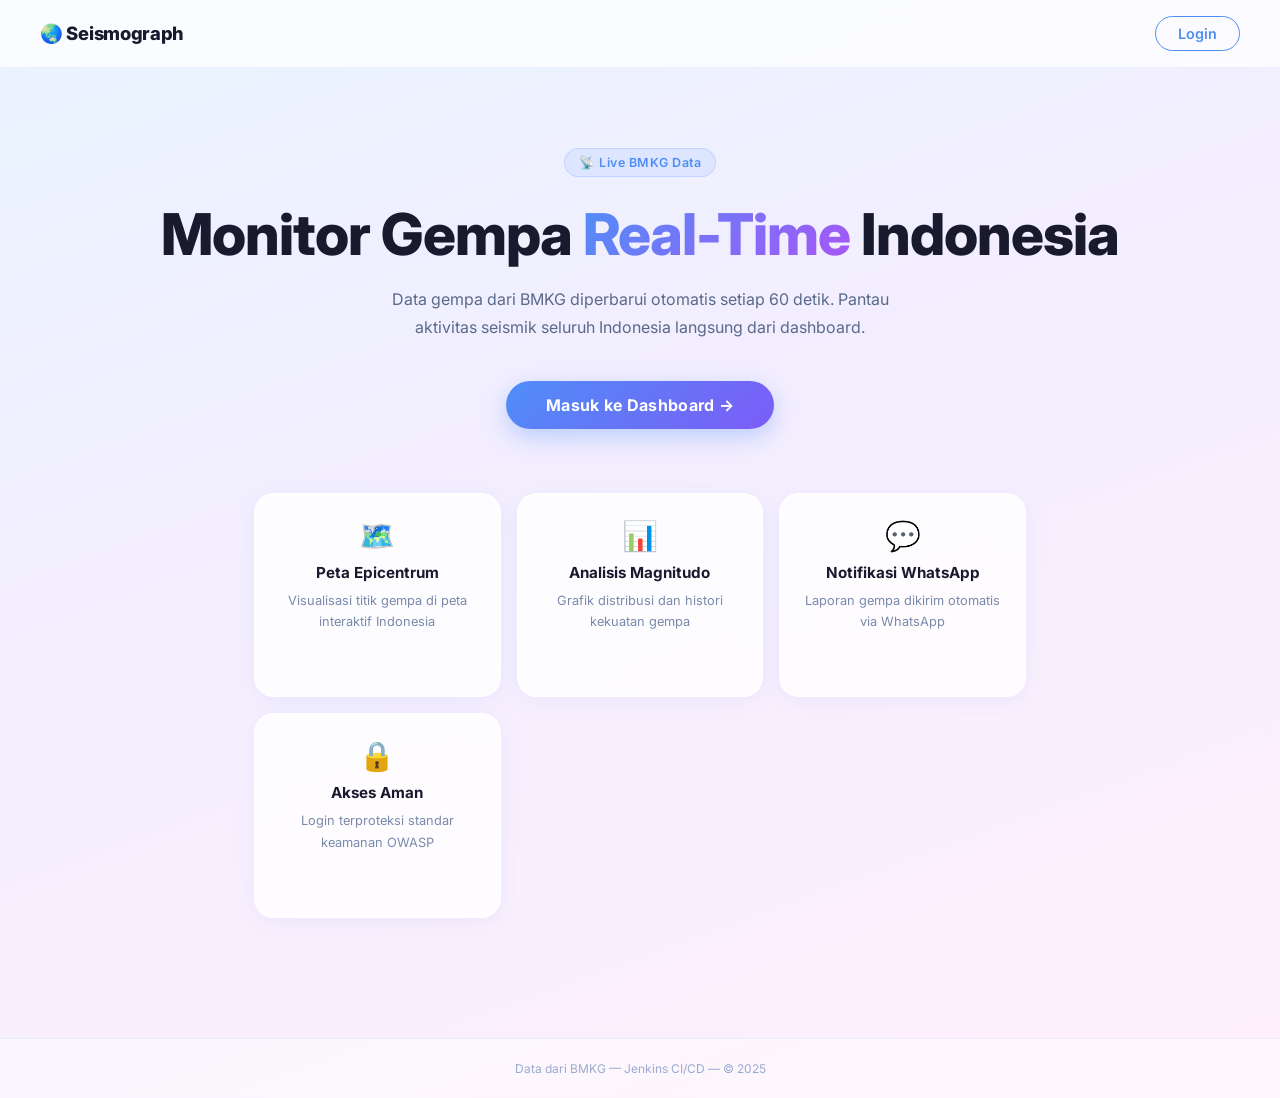
<file: start/index.html>
<!DOCTYPE html>
<html lang="id">
<head>
<meta charset="UTF-8">
<meta name="viewport" content="width=device-width, initial-scale=1.0">
<title>Seismograph — Monitor Gempa Indonesia</title>
<link rel="stylesheet" href="style.css">
</head>
<body>
<nav>
  <div class="nav-brand">🌏 Seismograph</div>
  <a href="/login" class="nav-login">Login</a>
</nav>
<section class="hero">
  <div class="hero-badge">📡 Live BMKG Data</div>
  <h1>Monitor Gempa <span>Real-Time</span> Indonesia</h1>
  <p>Data gempa dari BMKG diperbarui otomatis setiap 60 detik. Pantau aktivitas seismik seluruh Indonesia langsung dari dashboard.</p>
  <a href="/login" class="btn">Masuk ke Dashboard →</a>
  <div class="features">
    <div class="feat">
      <span class="feat-icon">🗺️</span>
      <h3>Peta Epicentrum</h3>
      <p>Visualisasi titik gempa di peta interaktif Indonesia</p>
    </div>
    <div class="feat">
      <span class="feat-icon">📊</span>
      <h3>Analisis Magnitudo</h3>
      <p>Grafik distribusi dan histori kekuatan gempa</p>
    </div>
    <div class="feat">
      <span class="feat-icon">💬</span>
      <h3>Notifikasi WhatsApp</h3>
      <p>Laporan gempa dikirim otomatis via WhatsApp</p>
    </div>
    <div class="feat">
      <span class="feat-icon">🔒</span>
      <h3>Akses Aman</h3>
      <p>Login terproteksi standar keamanan OWASP</p>
    </div>
  </div>
</section>
<footer>Data dari BMKG &mdash; Jenkins CI/CD &mdash; &copy; 2025</footer>
</body>
</html>
</file>
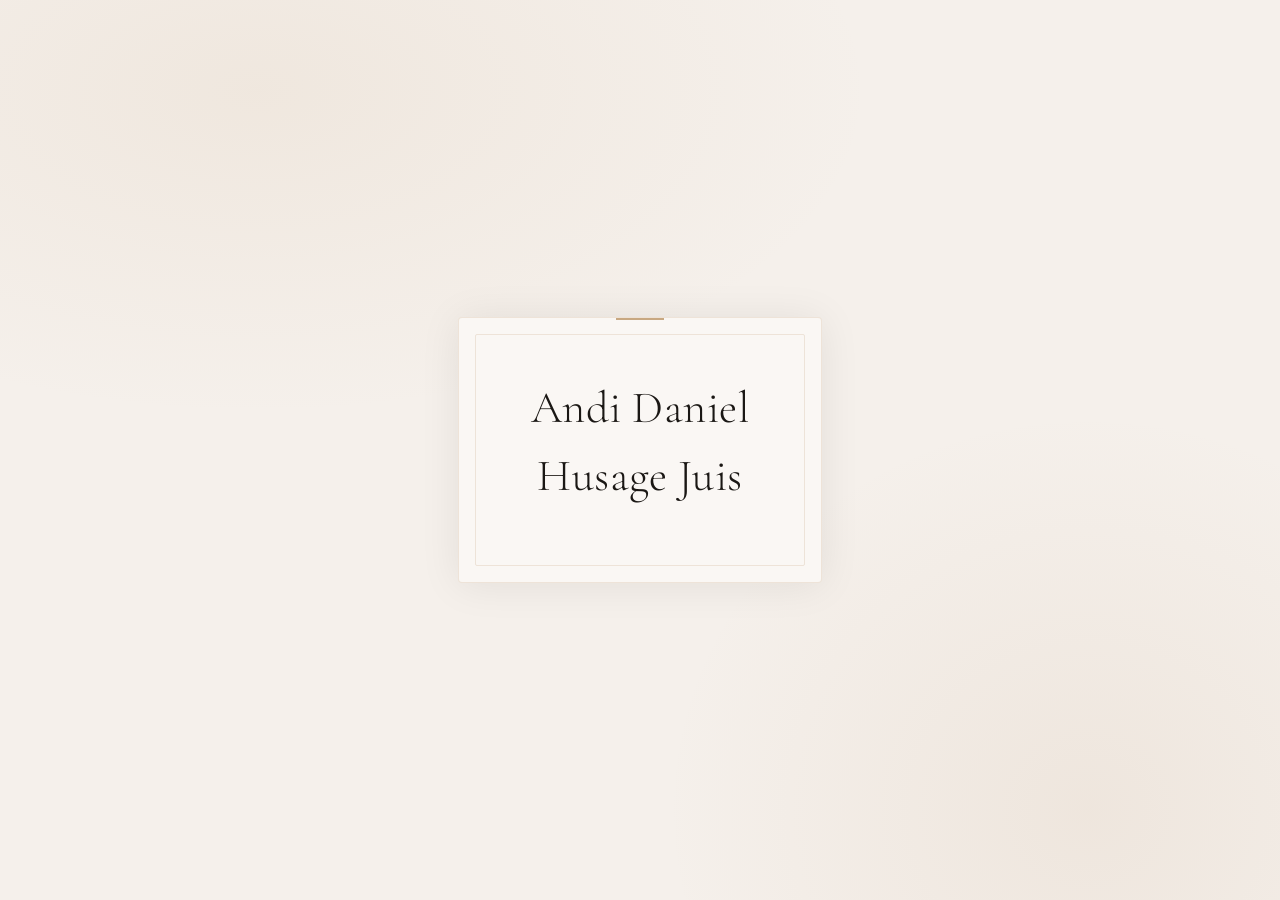
<file: unkpresent/public/index.html>
<!DOCTYPE html>
<html lang="id">
<head>
    <meta charset="UTF-8">
    <meta name="viewport" content="width=device-width, initial-scale=1.0">
    <title>Home</title>

    <!-- Link CSS -->
    <link rel="stylesheet" href="style.css">
</head>
<body>

    <div class="container">
        <div class="card">
            <h1>Andi Daniel</h1>
            <h1>Husage Juis</h1>
        </div>
    </div>

</body>
</html>
</file>
<file: start/style.css>
/* ===== RESET & BASE ===== */
@import url('https://fonts.googleapis.com/css2?family=Inter:wght@400;500;600;700;800&display=swap');

* {
  box-sizing: border-box;
  margin: 0;
  padding: 0;
}

body {
  background: linear-gradient(160deg, #e8f4ff 0%, #f3eeff 40%, #fff0fb 100%);
  color: #1a1a2e;
  font-family: 'Inter', 'Segoe UI', sans-serif;
  min-height: 100vh;
  display: flex;
  flex-direction: column;
}

/* ===== NAV ===== */
nav {
  padding: 16px 40px;
  display: flex;
  justify-content: space-between;
  align-items: center;
  background: rgba(255, 255, 255, 0.75);
  backdrop-filter: blur(12px);
  -webkit-backdrop-filter: blur(12px);
  border-bottom: 1px solid rgba(79, 142, 247, 0.1);
  position: sticky;
  top: 0;
  z-index: 100;
}

.nav-brand {
  font-size: 1.15rem;
  font-weight: 800;
  color: #1a1a2e;
  letter-spacing: -0.3px;
  display: flex;
  align-items: center;
  gap: 8px;
}

.nav-login {
  color: #4f8ef7;
  text-decoration: none;
  font-size: 0.9rem;
  font-weight: 600;
  border: 1.5px solid #4f8ef7;
  padding: 8px 22px;
  border-radius: 24px;
  transition: all 0.25s ease;
}

.nav-login:hover {
  background: #4f8ef7;
  color: #fff;
  box-shadow: 0 6px 20px rgba(79, 142, 247, 0.3);
  transform: translateY(-1px);
}

/* ===== HERO ===== */
.hero {
  flex: 1;
  display: flex;
  flex-direction: column;
  align-items: center;
  justify-content: center;
  text-align: center;
  padding: 80px 24px 60px;
}

.hero-badge {
  display: inline-flex;
  align-items: center;
  gap: 6px;
  background: rgba(79, 142, 247, 0.1);
  color: #4f8ef7;
  font-size: 0.78rem;
  font-weight: 600;
  padding: 6px 14px;
  border-radius: 24px;
  border: 1px solid rgba(79, 142, 247, 0.2);
  margin-bottom: 24px;
  letter-spacing: 0.5px;
}

.hero h1 {
  font-size: clamp(2rem, 5vw, 3.6rem);
  font-weight: 800;
  color: #1a1a2e;
  margin-bottom: 18px;
  line-height: 1.15;
  letter-spacing: -1px;
}

.hero h1 span {
  background: linear-gradient(135deg, #4f8ef7, #a855f7);
  -webkit-background-clip: text;
  -webkit-text-fill-color: transparent;
  background-clip: text;
}

.hero p {
  font-size: 1rem;
  color: #5a6a8a;
  max-width: 520px;
  margin: 0 auto 40px;
  line-height: 1.75;
}

.btn {
  display: inline-block;
  background: linear-gradient(135deg, #4f8ef7 0%, #7c5cf7 100%);
  color: #fff;
  font-weight: 700;
  font-size: 1rem;
  padding: 14px 40px;
  border-radius: 24px;
  text-decoration: none;
  transition: all 0.25s ease;
  box-shadow: 0 8px 24px rgba(79, 142, 247, 0.35);
  letter-spacing: 0.3px;
}

.btn:hover {
  transform: translateY(-2px);
  box-shadow: 0 12px 32px rgba(79, 142, 247, 0.45);
}

/* ===== FEATURES ===== */
.features {
  display: grid;
  grid-template-columns: repeat(auto-fit, minmax(185px, 1fr));
  gap: 16px;
  max-width: 820px;
  margin: 64px auto 0;
  padding: 0 24px;
}

.feat {
  background: rgba(255, 255, 255, 0.8);
  border: 1px solid rgba(255, 255, 255, 0.9);
  border-radius: 20px;
  padding: 24px 20px;
  text-align: center;
  backdrop-filter: blur(10px);
  box-shadow: 0 4px 20px rgba(79, 142, 247, 0.08);
  transition: transform 0.2s, box-shadow 0.2s;
}

.feat:hover {
  transform: translateY(-4px);
  box-shadow: 0 12px 32px rgba(79, 142, 247, 0.16);
}

.feat-icon {
  font-size: 1.8rem;
  margin-bottom: 10px;
  display: block;
}

.feat h3 {
  font-size: 0.95rem;
  font-weight: 700;
  color: #1a1a2e;
  margin-bottom: 8px;
}

.feat p {
  font-size: 0.8rem;
  color: #7a8aaa;
  line-height: 1.65;
}

/* ===== FOOTER ===== */
footer {
  text-align: center;
  padding: 22px;
  font-size: 0.75rem;
  color: #9aaad0;
  border-top: 1px solid rgba(79, 142, 247, 0.1);
  margin-top: 60px;
  background: rgba(255, 255, 255, 0.5);
}
</file>
<file: unkpresent/public/style.css>
@import url('https://fonts.googleapis.com/css2?family=Cormorant+Garamond:wght@300;400;600&family=Jost:wght@200;300;400&display=swap');

* {
  margin: 0;
  padding: 0;
  box-sizing: border-box;
}

:root {
  --bg: #f5f0eb;
  --surface: #faf7f4;
  --text-primary: #1a1714;
  --text-secondary: #7a6e65;
  --accent: #c8a882;
  --border: rgba(200, 168, 130, 0.25);
  --shadow: 0 2px 40px rgba(30, 20, 10, 0.08);
}

body {
  min-height: 100vh;
  font-family: 'Jost', sans-serif;
  background-color: var(--bg);
  background-image:
    radial-gradient(ellipse 80% 60% at 20% 10%, rgba(200, 168, 130, 0.12) 0%, transparent 60%),
    radial-gradient(ellipse 60% 80% at 85% 90%, rgba(180, 140, 100, 0.1) 0%, transparent 55%);
  display: flex;
  justify-content: center;
  align-items: center;
}

.container {
  text-align: center;
}

.card {
  background: var(--surface);
  padding: 64px 72px;
  border-radius: 4px;
  border: 1px solid var(--border);
  box-shadow: var(--shadow);
  position: relative;
  overflow: hidden;
  animation: reveal 1s cubic-bezier(0.16, 1, 0.3, 1) both;
}

/* Subtle corner ornament */
.card::before {
  content: '';
  position: absolute;
  top: 16px;
  left: 16px;
  right: 16px;
  bottom: 16px;
  border: 1px solid var(--border);
  border-radius: 2px;
  pointer-events: none;
}

/* Thin top accent line */
.card::after {
  content: '';
  position: absolute;
  top: 0;
  left: 50%;
  transform: translateX(-50%);
  width: 48px;
  height: 2px;
  background: var(--accent);
}

.eyebrow {
  font-family: 'Jost', sans-serif;
  font-weight: 300;
  font-size: 10px;
  letter-spacing: 4px;
  text-transform: uppercase;
  color: var(--accent);
  margin-bottom: 16px;
  animation: fadeUp 0.8s 0.3s cubic-bezier(0.16, 1, 0.3, 1) both;
}

h1 {
  font-family: 'Cormorant Garamond', serif;
  font-weight: 300;
  font-size: 2.8rem;
  color: var(--text-primary);
  letter-spacing: 0.5px;
  line-height: 1.2;
  margin-bottom: 14px;
  animation: fadeUp 0.8s 0.45s cubic-bezier(0.16, 1, 0.3, 1) both;
}

.divider {
  width: 32px;
  height: 1px;
  background: var(--accent);
  margin: 0 auto 16px;
  animation: expand 0.6s 0.6s ease both;
}

p {
  font-family: 'Jost', sans-serif;
  font-weight: 200;
  font-size: 0.875rem;
  color: var(--text-secondary);
  letter-spacing: 1.5px;
  text-transform: uppercase;
  animation: fadeUp 0.8s 0.7s cubic-bezier(0.16, 1, 0.3, 1) both;
}

@keyframes reveal {
  from {
    opacity: 0;
    transform: translateY(20px);
  }
  to {
    opacity: 1;
    transform: translateY(0);
  }
}

@keyframes fadeUp {
  from {
    opacity: 0;
    transform: translateY(10px);
  }
  to {
    opacity: 1;
    transform: translateY(0);
  }
}

@keyframes expand {
  from {
    width: 0;
    opacity: 0;
  }
  to {
    width: 32px;
    opacity: 1;
  }
}
</file>
